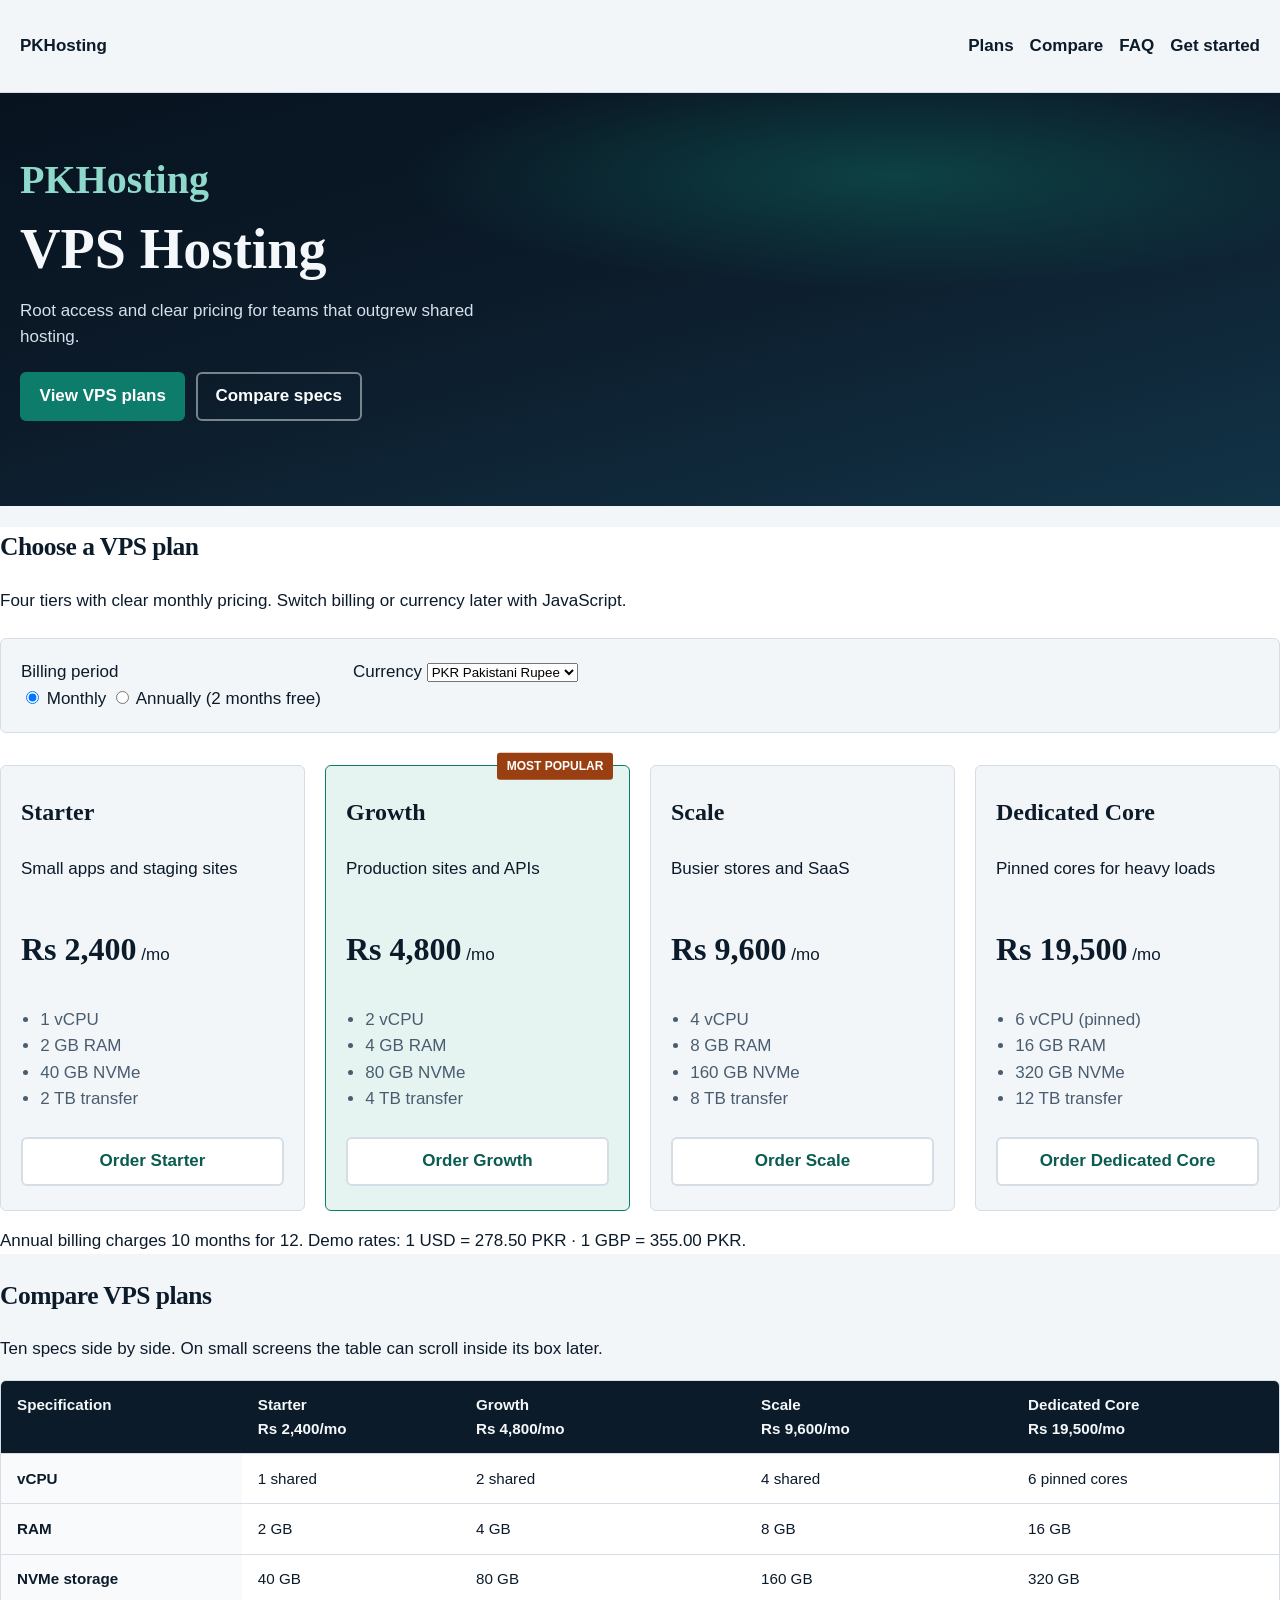
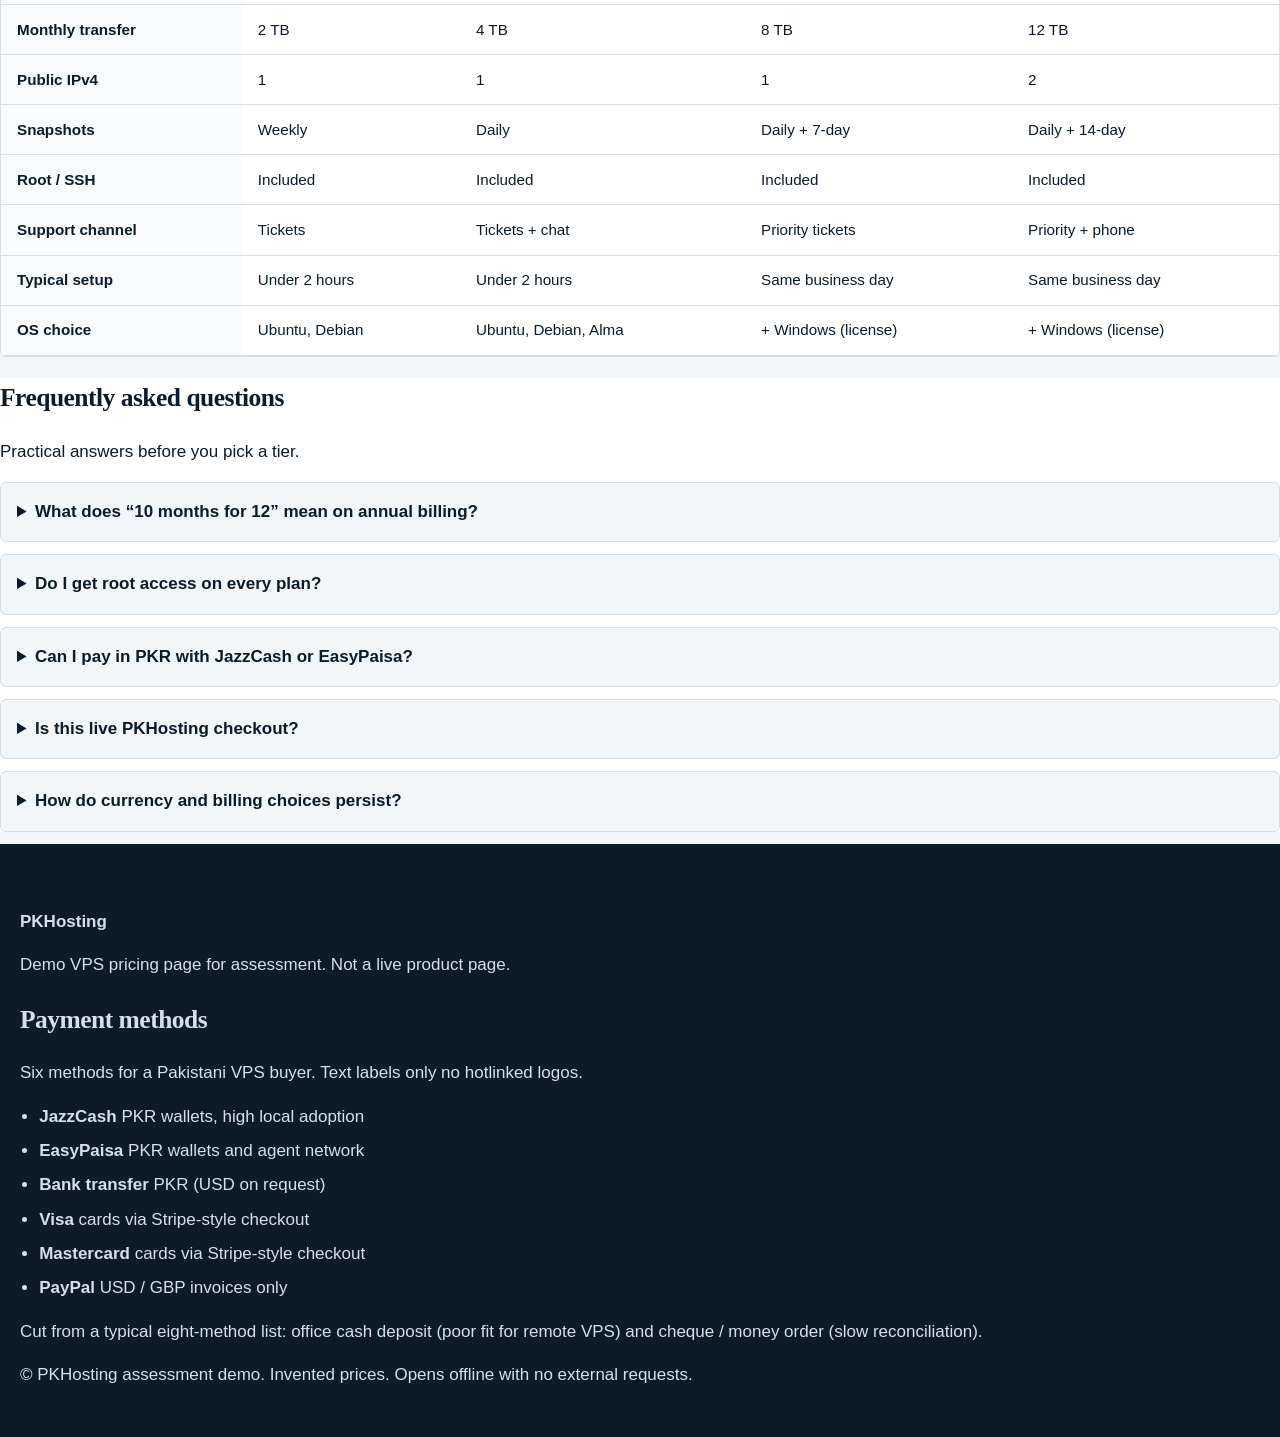
<file: index.html>
<!doctype html>
<html lang="en">
  <head>
    <meta charset="utf-8" />
    <meta name="viewport" content="width=device-width, initial-scale=1" />
    <meta
      name="description"
      content="PKHosting VPS Hosting assessment demo pricing page with monthly and annual plans."
    />
    <link rel="stylesheet" href="css/styles.css" />
    <title>PKHosting VPS Hosting</title>
  </head>
  <body>
    <a class="skip-link" href="#main">Skip to content</a>

    <header class="site-header">
      <p><strong>PKHosting</strong></p>
      <nav aria-label="Primary">
        <a href="#plans">Plans</a>
        <a href="#compare">Compare</a>
        <a href="#faq">FAQ</a>
        <a href="#plans">Get started</a>
      </nav>
    </header>

    <main id="main">
      <section id="top" class="hero" aria-labelledby="hero-title">
        <p>PKHosting</p>
        <h1 id="hero-title">VPS Hosting</h1>
        <p>
          Root access and clear pricing for teams that outgrew shared hosting.
        </p>
        <p>
          <a class="btn btn-primary" href="#plans">View VPS plans</a>
          <a class="btn btn-ghost" href="#compare">Compare specs</a>
        </p>
      </section>

      <section id="plans" aria-labelledby="plans-title">
        <h2 id="plans-title">Choose a VPS plan</h2>
        <p>
          Four tiers with clear monthly pricing. Switch billing or currency
          later with JavaScript.
        </p>

        <div role="group" aria-label="Pricing controls">
          <div>
            <span id="billing-label">Billing period</span>
            <div role="radiogroup" aria-labelledby="billing-label">
              <label>
                <input type="radio" name="billing" value="monthly" checked />
                Monthly
              </label>
              <label>
                <input type="radio" name="billing" value="annually" />
                Annually (2 months free)
              </label>
            </div>
          </div>

          <div>
            <label for="currency">Currency</label>
            <select id="currency" name="currency">
              <option value="PKR" selected>PKR Pakistani Rupee</option>
              <option value="USD">USD US Dollar</option>
              <option value="GBP">GBP British Pound</option>
            </select>
          </div>
        </div>

        <p
          class="sr-only"
          id="price-live"
          aria-live="polite"
          aria-atomic="true"
        ></p>

        <div class="card-grid">
          <article
            class="price-card"
            data-plan="starter"
            data-monthly-pkr="2400"
          >
            <h3>Starter</h3>
            <p>Small apps and staging sites</p>
            <p>
              <span data-role="amount">Rs&nbsp;2,400</span>
              <span data-role="period">/month</span>
            </p>
            <p data-role="meta" hidden></p>
            <p data-role="savings" hidden></p>
            <ul>
              <li>1 vCPU</li>
              <li>2 GB RAM</li>
              <li>40 GB NVMe</li>
              <li>2 TB transfer</li>
            </ul>
            <a class="btn btn-secondary" href="#footer">Order Starter</a>
          </article>

          <article
            class="price-card is-popular"
            data-plan="growth"
            data-monthly-pkr="4800"
          >
            <p class="popular-badge">Most popular</p>
            <h3>Growth</h3>
            <p>Production sites and APIs</p>
            <p>
              <span data-role="amount">Rs&nbsp;4,800</span>
              <span data-role="period">/month</span>
            </p>
            <p data-role="meta" hidden></p>
            <p data-role="savings" hidden></p>
            <ul>
              <li>2 vCPU</li>
              <li>4 GB RAM</li>
              <li>80 GB NVMe</li>
              <li>4 TB transfer</li>
            </ul>
            <a class="btn btn-secondary" href="#footer">Order Growth</a>
          </article>

          <article class="price-card" data-plan="scale" data-monthly-pkr="9600">
            <h3>Scale</h3>
            <p>Busier stores and SaaS</p>
            <p>
              <span data-role="amount">Rs&nbsp;9,600</span>
              <span data-role="period">/month</span>
            </p>
            <p data-role="meta" hidden></p>
            <p data-role="savings" hidden></p>
            <ul>
              <li>4 vCPU</li>
              <li>8 GB RAM</li>
              <li>160 GB NVMe</li>
              <li>8 TB transfer</li>
            </ul>
            <a class="btn btn-secondary" href="#footer">Order Scale</a>
          </article>

          <article
            class="price-card"
            data-plan="dedicated-core"
            data-monthly-pkr="19500"
          >
            <h3>Dedicated Core</h3>
            <p>Pinned cores for heavy loads</p>
            <p>
              <span data-role="amount">Rs&nbsp;19,500</span>
              <span data-role="period">/month</span>
            </p>
            <p data-role="meta" hidden></p>
            <p data-role="savings" hidden></p>
            <ul>
              <li>6 vCPU (pinned)</li>
              <li>16 GB RAM</li>
              <li>320 GB NVMe</li>
              <li>12 TB transfer</li>
            </ul>
            <a class="btn btn-secondary" href="#footer">Order Dedicated Core</a>
          </article>
        </div>

        <p>
          Annual billing charges 10 months for 12. Demo rates: 1 USD = 278.50
          PKR · 1 GBP = 355.00 PKR.
        </p>
      </section>

      <section id="compare" aria-labelledby="compare-title">
        <h2 id="compare-title">Compare VPS plans</h2>
        <p>
          Ten specs side by side. On small screens the table can scroll inside
          its box later.
        </p>

        <div
          class="table-scroll"
          tabindex="0"
          role="region"
          aria-labelledby="compare-title"
        >
          <table>
            <caption class="sr-only">
              VPS plan comparison across ten specifications
            </caption>
            <thead>
              <tr>
                <th scope="col">Specification</th>
                <th scope="col">Starter<br />Rs 2,400/mo</th>
                <th scope="col">Growth<br />Rs 4,800/mo</th>
                <th scope="col">Scale<br />Rs 9,600/mo</th>
                <th scope="col">Dedicated Core<br />Rs 19,500/mo</th>
              </tr>
            </thead>
            <tbody>
              <tr>
                <th scope="row">vCPU</th>
                <td>1 shared</td>
                <td>2 shared</td>
                <td>4 shared</td>
                <td>6 pinned cores</td>
              </tr>
              <tr>
                <th scope="row">RAM</th>
                <td>2 GB</td>
                <td>4 GB</td>
                <td>8 GB</td>
                <td>16 GB</td>
              </tr>
              <tr>
                <th scope="row">NVMe storage</th>
                <td>40 GB</td>
                <td>80 GB</td>
                <td>160 GB</td>
                <td>320 GB</td>
              </tr>
              <tr>
                <th scope="row">Monthly transfer</th>
                <td>2 TB</td>
                <td>4 TB</td>
                <td>8 TB</td>
                <td>12 TB</td>
              </tr>
              <tr>
                <th scope="row">Public IPv4</th>
                <td>1</td>
                <td>1</td>
                <td>1</td>
                <td>2</td>
              </tr>
              <tr>
                <th scope="row">Snapshots</th>
                <td>Weekly</td>
                <td>Daily</td>
                <td>Daily + 7-day</td>
                <td>Daily + 14-day</td>
              </tr>
              <tr>
                <th scope="row">Root / SSH</th>
                <td>Included</td>
                <td>Included</td>
                <td>Included</td>
                <td>Included</td>
              </tr>
              <tr>
                <th scope="row">Support channel</th>
                <td>Tickets</td>
                <td>Tickets + chat</td>
                <td>Priority tickets</td>
                <td>Priority + phone</td>
              </tr>
              <tr>
                <th scope="row">Typical setup</th>
                <td>Under 2 hours</td>
                <td>Under 2 hours</td>
                <td>Same business day</td>
                <td>Same business day</td>
              </tr>
              <tr>
                <th scope="row">OS choice</th>
                <td>Ubuntu, Debian</td>
                <td>Ubuntu, Debian, Alma</td>
                <td>+ Windows (license)</td>
                <td>+ Windows (license)</td>
              </tr>
            </tbody>
          </table>
        </div>
      </section>

      <section id="faq" aria-labelledby="faq-title">
        <h2 id="faq-title">Frequently asked questions</h2>
        <p>Practical answers before you pick a tier.</p>

        <details>
          <summary>
            What does “10 months for 12” mean on annual billing?
          </summary>
          <p>
            You pay the equivalent of ten monthly charges up front and keep the
            server for twelve months. The per-month figure on annual cards is
            that total divided by twelve for Growth, Rs&nbsp;4,800 × 10 ÷ 12 =
            Rs&nbsp;4,000/mo.
          </p>
        </details>

        <details>
          <summary>Do I get root access on every plan?</summary>
          <p>
            Yes. Every VPS includes full root or Administrator access over SSH
            or RDP where licensed. You choose the OS at order time.
          </p>
        </details>

        <details>
          <summary>Can I pay in PKR with JazzCash or EasyPaisa?</summary>
          <p>
            Yes for PKR invoices. Card payments cover PKR, USD and GBP. PayPal
            is available on USD and GBP invoices. Bank transfer works for PKR
            (and USD on request).
          </p>
        </details>

        <details>
          <summary>Is this live PKHosting checkout?</summary>
          <p>
            No. This page is an assessment demo with invented VPS prices. It
            opens offline from index.html and does not call billing APIs.
          </p>
        </details>

        <details>
          <summary>How do currency and billing choices persist?</summary>
          <p>
            When JavaScript is available, billing period and currency are stored
            in localStorage and restored after a reload. Without JavaScript,
            monthly PKR prices remain visible in the page source.
          </p>
        </details>
      </section>
    </main>

    <footer id="footer">
      <p><strong>PKHosting</strong></p>
      <p>Demo VPS pricing page for assessment. Not a live product page.</p>

      <h2>Payment methods</h2>
      <p>
        Six methods for a Pakistani VPS buyer. Text labels only no hotlinked
        logos.
      </p>
      <ul>
        <li><strong>JazzCash</strong> PKR wallets, high local adoption</li>
        <li><strong>EasyPaisa</strong> PKR wallets and agent network</li>
        <li><strong>Bank transfer</strong> PKR (USD on request)</li>
        <li><strong>Visa</strong> cards via Stripe-style checkout</li>
        <li><strong>Mastercard</strong> cards via Stripe-style checkout</li>
        <li><strong>PayPal</strong> USD / GBP invoices only</li>
      </ul>
      <p>
        Cut from a typical eight-method list: office cash deposit (poor fit for
        remote VPS) and cheque / money order (slow reconciliation).
      </p>
      <p>
        © PKHosting assessment demo. Invented prices. Opens offline with no
        external requests.
      </p>
    </footer>

    <script src="js/pricing.js" defer></script>
  </body>
</html>
</file>
<file: css/styles.css>
:root {
  --ink: #0c1b2a;
  --muted: #4a5d70;
  --line: #d5dde6;
  --paper: #f3f6f9;
  --surface: #ffffff;
  --brand: #0e7c6b;
  --brand-deep: #0a5c50;
  --accent: #9a3f12;
  --focus: #1a6fd4;
  --font-display: Georgia, "Palatino Linotype", Palatino, serif;
  --font-body: "Segoe UI", Candara, Calibri, sans-serif;
}

*,
*::before,
*::after {
  box-sizing: border-box;
}

html {
  scroll-behavior: smooth;
}

body {
  margin: 0;
  font-family: var(--font-body);
  font-size: 1.0625rem;
  line-height: 1.55;
  color: var(--ink);
  background: var(--paper);
  overflow-x: hidden;
}

a {
  color: var(--brand-deep);
}

:focus-visible {
  outline: 3px solid var(--focus);
  outline-offset: 3px;
}

.site-header {
  display: flex;
  flex-wrap: wrap;
  align-items: center;
  justify-content: space-between;
  gap: 1rem;
  padding: 1rem 1.25rem;
  background: rgba(243, 246, 249, 0.95);
  border-bottom: 1px solid var(--line);
  position: sticky;
  top: 0;
  z-index: 10;
}

.site-header nav {
  display: flex;
  flex-wrap: wrap;
  gap: 0.75rem 1rem;
}

.site-header a {
  text-decoration: none;
  font-weight: 600;
  color: var(--ink);
}

.hero {
  padding: 3.5rem 1.25rem 4rem;
  color: #f5f8fb;
  background:
    radial-gradient(
      ellipse 70% 50% at 70% 20%,
      rgba(14, 124, 107, 0.4),
      transparent 55%
    ),
    linear-gradient(165deg, #07131f 0%, #0c1b2a 45%, #123347 100%);
}

.hero p:first-child {
  margin: 0 0 0.5rem;
  font-family: var(--font-display);
  font-size: clamp(1.75rem, 4vw, 2.5rem);
  font-weight: 700;
  color: #8fd9cc;
}

.hero h1 {
  margin: 0 0 1rem;
  font-family: var(--font-display);
  font-size: clamp(2.25rem, 6vw, 3.5rem);
  line-height: 1.1;
}

.hero > p:nth-of-type(2) {
  max-width: 32rem;
  color: #d5e0ea;
}

.btn {
  display: inline-flex;
  align-items: center;
  justify-content: center;
  min-height: 2.75rem;
  padding: 0.6rem 1.1rem;
  margin: 0.25rem 0.35rem 0.25rem 0;
  border-radius: 6px;
  border: 2px solid transparent;
  font-weight: 700;
  text-decoration: none;
}

.btn-primary {
  background: var(--brand);
  color: #fff;
  border-color: var(--brand);
}

.btn-ghost {
  background: transparent;
  color: #fff;
  border-color: rgba(255, 255, 255, 0.45);
}

.btn-secondary {
  background: var(--surface);
  color: var(--brand-deep);
  border-color: var(--line);
}

**Block C — plans + cards** #plans,
#compare,
#faq {
  padding: 3rem 1.25rem;
}

#plans {
  background: var(--surface);
}

#plans h2,
#compare h2,
#faq h2,
footer h2 {
  font-family: var(--font-display);
  letter-spacing: -0.02em;
}

#plans [role="group"] {
  display: flex;
  flex-wrap: wrap;
  gap: 1.25rem 2rem;
  margin: 1.5rem 0 2rem;
  padding: 1.25rem;
  background: var(--paper);
  border: 1px solid var(--line);
  border-radius: 6px;
}

.card-grid {
  display: grid;
  grid-template-columns: 1fr;
  gap: 1.25rem;
}

.price-card {
  position: relative;
  display: flex;
  flex-direction: column;
  gap: 0.5rem;
  min-height: 24rem;
  padding: 1.25rem;
  background: var(--paper);
  border: 1px solid var(--line);
  border-radius: 6px;
}

.price-card.is-popular {
  background: #e6f4f1;
  border-color: var(--brand);
}

.popular-badge {
  position: absolute;
  top: 0;
  right: 1rem;
  transform: translateY(-50%);
  margin: 0;
  padding: 0.25rem 0.6rem;
  background: var(--accent);
  color: #fff;
  font-size: 0.75rem;
  font-weight: 800;
  text-transform: uppercase;
  border-radius: 3px;
}

.price-card h3 {
  margin: 0.5rem 0 0;
  font-family: var(--font-display);
  font-size: 1.5rem;
}

.price-card [data-role="amount"] {
  font-family: var(--font-display);
  font-size: 2rem;
  font-weight: 700;
}

.price-card [data-role="meta"],
.price-card [data-role="savings"] {
  min-height: 1.35rem;
  margin: 0;
}

.price-card [data-role="savings"]:not([hidden]) {
  display: inline-flex;
  align-self: flex-start;
  padding: 0.2rem 0.5rem;
  background: #fdf0e8;
  color: #8a3d12;
  font-size: 0.8rem;
  font-weight: 700;
  border-radius: 3px;
}

.price-card ul {
  margin: 0.5rem 0 1rem;
  padding-left: 1.2rem;
  flex: 1;
  color: var(--muted);
}

.price-card .btn {
  margin-top: auto;
  width: 100%;
}

#compare {
  background: var(--paper);
}

.table-scroll {
  overflow-x: auto;
  border: 1px solid var(--line);
  border-radius: 6px;
  background: var(--surface);
}

table {
  width: 100%;
  min-width: 640px;
  border-collapse: collapse;
  font-size: 0.95rem;
}

th,
td {
  padding: 0.8rem 1rem;
  text-align: left;
  border-bottom: 1px solid var(--line);
  vertical-align: top;
}

thead th {
  background: var(--ink);
  color: #f5f8fb;
}

tbody th {
  background: #f8fafc;
}

#faq {
  background: var(--surface);
}

#faq details {
  margin: 0.75rem 0;
  padding: 0 1rem;
  border: 1px solid var(--line);
  border-radius: 6px;
  background: var(--paper);
}

#faq summary {
  cursor: pointer;
  padding: 1rem 0;
  font-weight: 700;
}

footer {
  padding: 3rem 1.25rem 2rem;
  background: var(--ink);
  color: #d5e0ea;
}

footer a {
  color: #8fd9cc;
}

footer ul {
  padding-left: 1.2rem;
}

footer li {
  margin: 0.5rem 0;
}

@media (min-width: 768px) {
  .card-grid {
    grid-template-columns: repeat(2, 1fr);
  }
}

@media (min-width: 1100px) {
  .card-grid {
    grid-template-columns: repeat(4, 1fr);
  }
}




.skip-link {
  position: absolute;
  left: 1rem;
  top: -100px;
  z-index: 100;
  padding: 0.5rem 0.75rem;
  background: var(--ink);
  color: #fff;
  text-decoration: none;
  border-radius: 6px;
}

.skip-link:focus {
  top: 1rem;
}

.sr-only {
  position: absolute;
  width: 1px;
  height: 1px;
  padding: 0;
  margin: -1px;
  overflow: hidden;
  clip: rect(0, 0, 0, 0);
  white-space: nowrap;
  border: 0;
}

@media (prefers-reduced-motion: reduce) {
  html {
    scroll-behavior: auto;
  }
}
</file>
